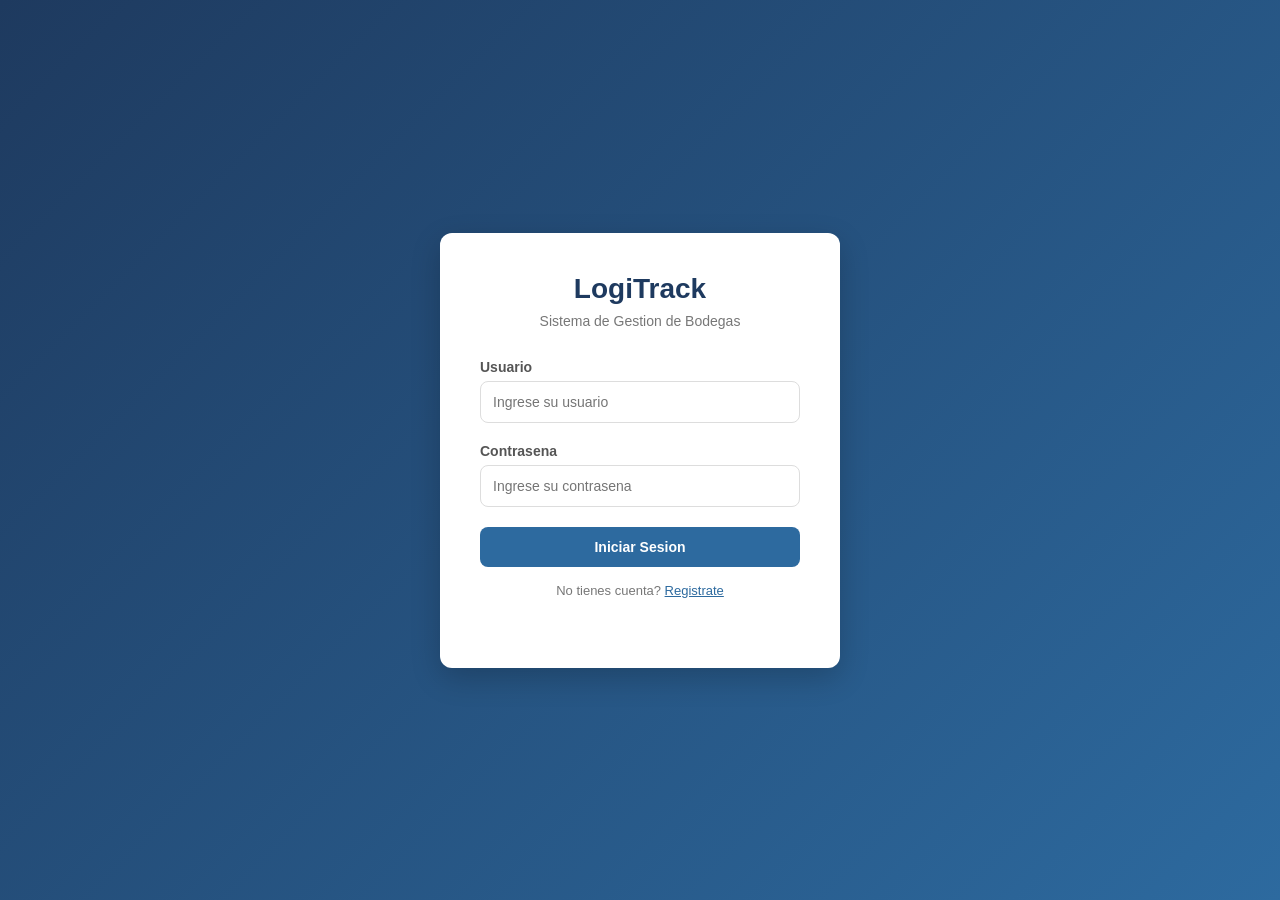
<file: frontend/index.html>
<!DOCTYPE html>
<html lang="es">
<head>
    <meta charset="UTF-8">
    <meta name="viewport" content="width=device-width, initial-scale=1.0">
    <title>LogiTrack - Iniciar Sesion</title>
    <link rel="stylesheet" href="css/styles.css">
</head>
<body>
    <div class="login-container">
        <div class="login-box">
            <h1>LogiTrack</h1>
            <p>Sistema de Gestion de Bodegas</p>

            <div id="alert" class="alert"></div>

            <!-- Login -->
            <div id="loginForm">
                <div class="form-group">
                    <label>Usuario</label>
                    <input type="text" id="loginUser" placeholder="Ingrese su usuario">
                </div>
                <div class="form-group">
                    <label>Contrasena</label>
                    <input type="password" id="loginPass" placeholder="Ingrese su contrasena">
                </div>
                <button class="btn btn-primary" onclick="handleLogin()">Iniciar Sesion</button>
                <p style="text-align:center; margin-top:16px; font-size:13px;">
                    No tienes cuenta? <a href="#" onclick="toggleForm()" style="color:#2d6a9f;">Registrate</a>
                </p>
            </div>

            <!-- Registro -->
            <div id="registerForm" style="display:none;">
                <div class="form-group">
                    <label>Usuario</label>
                    <input type="text" id="regUser" placeholder="Elige un usuario">
                </div>
                <div class="form-group">
                    <label>Nombre Completo</label>
                    <input type="text" id="regNombre" placeholder="Tu nombre completo">
                </div>
                <div class="form-group">
                    <label>Contrasena</label>
                    <input type="password" id="regPass" placeholder="Elige una contrasena">
                </div>
                <div class="form-group">
                    <label>Rol</label>
                    <select id="regRol">
                        <option value="EMPLEADO">Empleado</option>
                        <option value="ADMIN">Administrador</option>
                    </select>
                </div>
                <button class="btn btn-primary" onclick="handleRegister()">Registrarse</button>
                <p style="text-align:center; margin-top:16px; font-size:13px;">
                    Ya tienes cuenta? <a href="#" onclick="toggleForm()" style="color:#2d6a9f;">Inicia Sesion</a>
                </p>
            </div>
        </div>
    </div>

    <script src="js/api.js"></script>
    <script>
        function showAlert(msg, type) {
            const alert = document.getElementById('alert');
            alert.textContent = msg;
            alert.className = 'alert alert-' + type;
            alert.style.display = 'block';
            setTimeout(() => alert.style.display = 'none', 4000);
        }

        function toggleForm() {
            const login = document.getElementById('loginForm');
            const register = document.getElementById('registerForm');
            login.style.display = login.style.display === 'none' ? 'block' : 'none';
            register.style.display = register.style.display === 'none' ? 'block' : 'none';
        }

        async function handleLogin() {
            const username = document.getElementById('loginUser').value;
            const password = document.getElementById('loginPass').value;

            if (!username || !password) {
                showAlert('Completa todos los campos', 'error');
                return;
            }

            try {
                const res = await login(username, password);
                const data = await res.json();

                if (res.ok) {
                    localStorage.setItem('token', data.token);
                    localStorage.setItem('usuario', data.username);
                    localStorage.setItem('rol', data.rol);
                    window.location.href = 'dashboard.html';
                } else {
                    showAlert(data.mensaje || 'Credenciales incorrectas', 'error');
                }
            } catch (e) {
                showAlert('Error de conexion con el servidor', 'error');
            }
        }

        async function handleRegister() {
            const username = document.getElementById('regUser').value;
            const nombre = document.getElementById('regNombre').value;
            const password = document.getElementById('regPass').value;

            if (!username || !nombre || !password) {
                showAlert('Completa todos los campos', 'error');
                return;
            }

            try {
                const rol = document.getElementById('regRol').value;
                const res = await register(username, password, nombre, rol);
                const data = await res.json();

                if (res.ok) {
                    showAlert('Registro exitoso! Inicia sesion', 'success');
                    toggleForm();
                } else {
                    showAlert(data.mensaje || 'Error en el registro', 'error');
                }
            } catch (e) {
                showAlert('Error de conexion con el servidor', 'error');
            }
        }

        // Enter para login
        document.addEventListener('keypress', function(e) {
            if (e.key === 'Enter') handleLogin();
        });
    </script>
</body>
</html>
</file>
<file: frontend/css/styles.css>
* {
    margin: 0;
    padding: 0;
    box-sizing: border-box;
}

body {
    font-family: 'Segoe UI', Tahoma, Geneva, Verdana, sans-serif;
    background-color: #f0f2f5;
    color: #333;
}

/* ===== Login ===== */
.login-container {
    display: flex;
    justify-content: center;
    align-items: center;
    min-height: 100vh;
    background: linear-gradient(135deg, #1e3a5f, #2d6a9f);
}

.login-box {
    background: white;
    padding: 40px;
    border-radius: 12px;
    box-shadow: 0 10px 30px rgba(0, 0, 0, 0.2);
    width: 400px;
    max-width: 90%;
}

.login-box h1 {
    text-align: center;
    color: #1e3a5f;
    margin-bottom: 8px;
    font-size: 28px;
}

.login-box p {
    text-align: center;
    color: #777;
    margin-bottom: 30px;
    font-size: 14px;
}

.form-group {
    margin-bottom: 20px;
}

.form-group label {
    display: block;
    margin-bottom: 6px;
    font-weight: 600;
    color: #555;
    font-size: 14px;
}

.form-group input, .form-group select {
    width: 100%;
    padding: 12px;
    border: 1px solid #ddd;
    border-radius: 8px;
    font-size: 14px;
    transition: border-color 0.3s;
}

.form-group input:focus, .form-group select:focus {
    outline: none;
    border-color: #2d6a9f;
}

.btn {
    padding: 12px 24px;
    border: none;
    border-radius: 8px;
    font-size: 14px;
    font-weight: 600;
    cursor: pointer;
    transition: background-color 0.3s;
}

.btn-primary {
    background-color: #2d6a9f;
    color: white;
    width: 100%;
}

.btn-primary:hover {
    background-color: #1e3a5f;
}

.btn-success {
    background-color: #28a745;
    color: white;
}

.btn-success:hover {
    background-color: #218838;
}

.btn-danger {
    background-color: #dc3545;
    color: white;
}

.btn-danger:hover {
    background-color: #c82333;
}

.btn-warning {
    background-color: #ffc107;
    color: #333;
}

.btn-warning:hover {
    background-color: #e0a800;
}

.btn-sm {
    padding: 6px 12px;
    font-size: 12px;
}

.alert {
    padding: 12px;
    border-radius: 8px;
    margin-bottom: 20px;
    font-size: 14px;
    display: none;
}

.alert-error {
    background-color: #ffe0e0;
    color: #c00;
    border: 1px solid #fcc;
}

.alert-success {
    background-color: #e0ffe0;
    color: #060;
    border: 1px solid #cfc;
}

/* ===== Layout principal ===== */
.layout {
    display: flex;
    min-height: 100vh;
}

/* ===== Sidebar ===== */
.sidebar {
    width: 250px;
    background-color: #1e3a5f;
    color: white;
    padding: 20px 0;
    position: fixed;
    height: 100vh;
    overflow-y: auto;
}

.sidebar-header {
    text-align: center;
    padding: 20px;
    border-bottom: 1px solid rgba(255, 255, 255, 0.1);
    margin-bottom: 20px;
}

.sidebar-header h2 {
    font-size: 22px;
}

.sidebar-header small {
    color: #aac4e0;
    font-size: 12px;
}

.sidebar-nav a {
    display: flex;
    align-items: center;
    padding: 14px 24px;
    color: #c0d6ec;
    text-decoration: none;
    font-size: 15px;
    transition: all 0.3s;
    border-left: 3px solid transparent;
}

.sidebar-nav a:hover, .sidebar-nav a.active {
    background-color: rgba(255, 255, 255, 0.1);
    color: white;
    border-left-color: #4da6ff;
}

.sidebar-nav a span {
    margin-right: 12px;
    font-size: 18px;
}

.sidebar-footer {
    position: absolute;
    bottom: 0;
    width: 100%;
    padding: 16px 24px;
    border-top: 1px solid rgba(255, 255, 255, 0.1);
}

.sidebar-footer a {
    color: #ff8a8a;
    text-decoration: none;
    font-size: 14px;
}

/* ===== Contenido principal ===== */
.main-content {
    margin-left: 250px;
    padding: 30px;
    width: calc(100% - 250px);
}

.page-header {
    display: flex;
    justify-content: space-between;
    align-items: center;
    margin-bottom: 30px;
}

.page-header h1 {
    color: #1e3a5f;
    font-size: 24px;
}

/* ===== Cards del dashboard ===== */
.cards-grid {
    display: grid;
    grid-template-columns: repeat(auto-fit, minmax(220px, 1fr));
    gap: 20px;
    margin-bottom: 30px;
}

.card {
    background: white;
    padding: 24px;
    border-radius: 12px;
    box-shadow: 0 2px 8px rgba(0, 0, 0, 0.08);
}

.card-icon {
    font-size: 32px;
    margin-bottom: 12px;
}

.card h3 {
    color: #777;
    font-size: 13px;
    text-transform: uppercase;
    margin-bottom: 8px;
}

.card .card-value {
    font-size: 28px;
    font-weight: 700;
    color: #1e3a5f;
}

/* ===== Tablas ===== */
.table-container {
    background: white;
    border-radius: 12px;
    box-shadow: 0 2px 8px rgba(0, 0, 0, 0.08);
    overflow: hidden;
    margin-bottom: 20px;
}

.table-container table {
    width: 100%;
    border-collapse: collapse;
}

.table-container th {
    background-color: #1e3a5f;
    color: white;
    padding: 14px 16px;
    text-align: left;
    font-size: 13px;
    text-transform: uppercase;
}

.table-container td {
    padding: 12px 16px;
    border-bottom: 1px solid #f0f0f0;
    font-size: 14px;
}

.table-container tr:hover {
    background-color: #f8f9fa;
}

/* ===== Modal ===== */
.modal-overlay {
    display: none;
    position: fixed;
    top: 0;
    left: 0;
    width: 100%;
    height: 100%;
    background: rgba(0, 0, 0, 0.5);
    z-index: 1000;
    justify-content: center;
    align-items: center;
}

.modal-overlay.active {
    display: flex;
}

.modal {
    background: white;
    padding: 30px;
    border-radius: 12px;
    width: 500px;
    max-width: 90%;
    max-height: 80vh;
    overflow-y: auto;
}

.modal h2 {
    margin-bottom: 20px;
    color: #1e3a5f;
}

.modal-actions {
    display: flex;
    gap: 10px;
    justify-content: flex-end;
    margin-top: 20px;
}

/* ===== Filtros ===== */
.filters {
    display: flex;
    gap: 12px;
    margin-bottom: 20px;
    flex-wrap: wrap;
    align-items: end;
}

.filters .form-group {
    margin-bottom: 0;
}

/* ===== Badges ===== */
.badge {
    padding: 4px 10px;
    border-radius: 20px;
    font-size: 12px;
    font-weight: 600;
}

.badge-entrada {
    background-color: #d4edda;
    color: #155724;
}

.badge-salida {
    background-color: #f8d7da;
    color: #721c24;
}

.badge-transferencia {
    background-color: #cce5ff;
    color: #004085;
}

.badge-insert {
    background-color: #d4edda;
    color: #155724;
}

.badge-update {
    background-color: #fff3cd;
    color: #856404;
}

.badge-delete {
    background-color: #f8d7da;
    color: #721c24;
}

.stock-bajo {
    color: #dc3545;
    font-weight: 700;
}

/* ===== User info ===== */
.user-info {
    color: #aac4e0;
    padding: 10px 24px;
    font-size: 13px;
}
</file>
